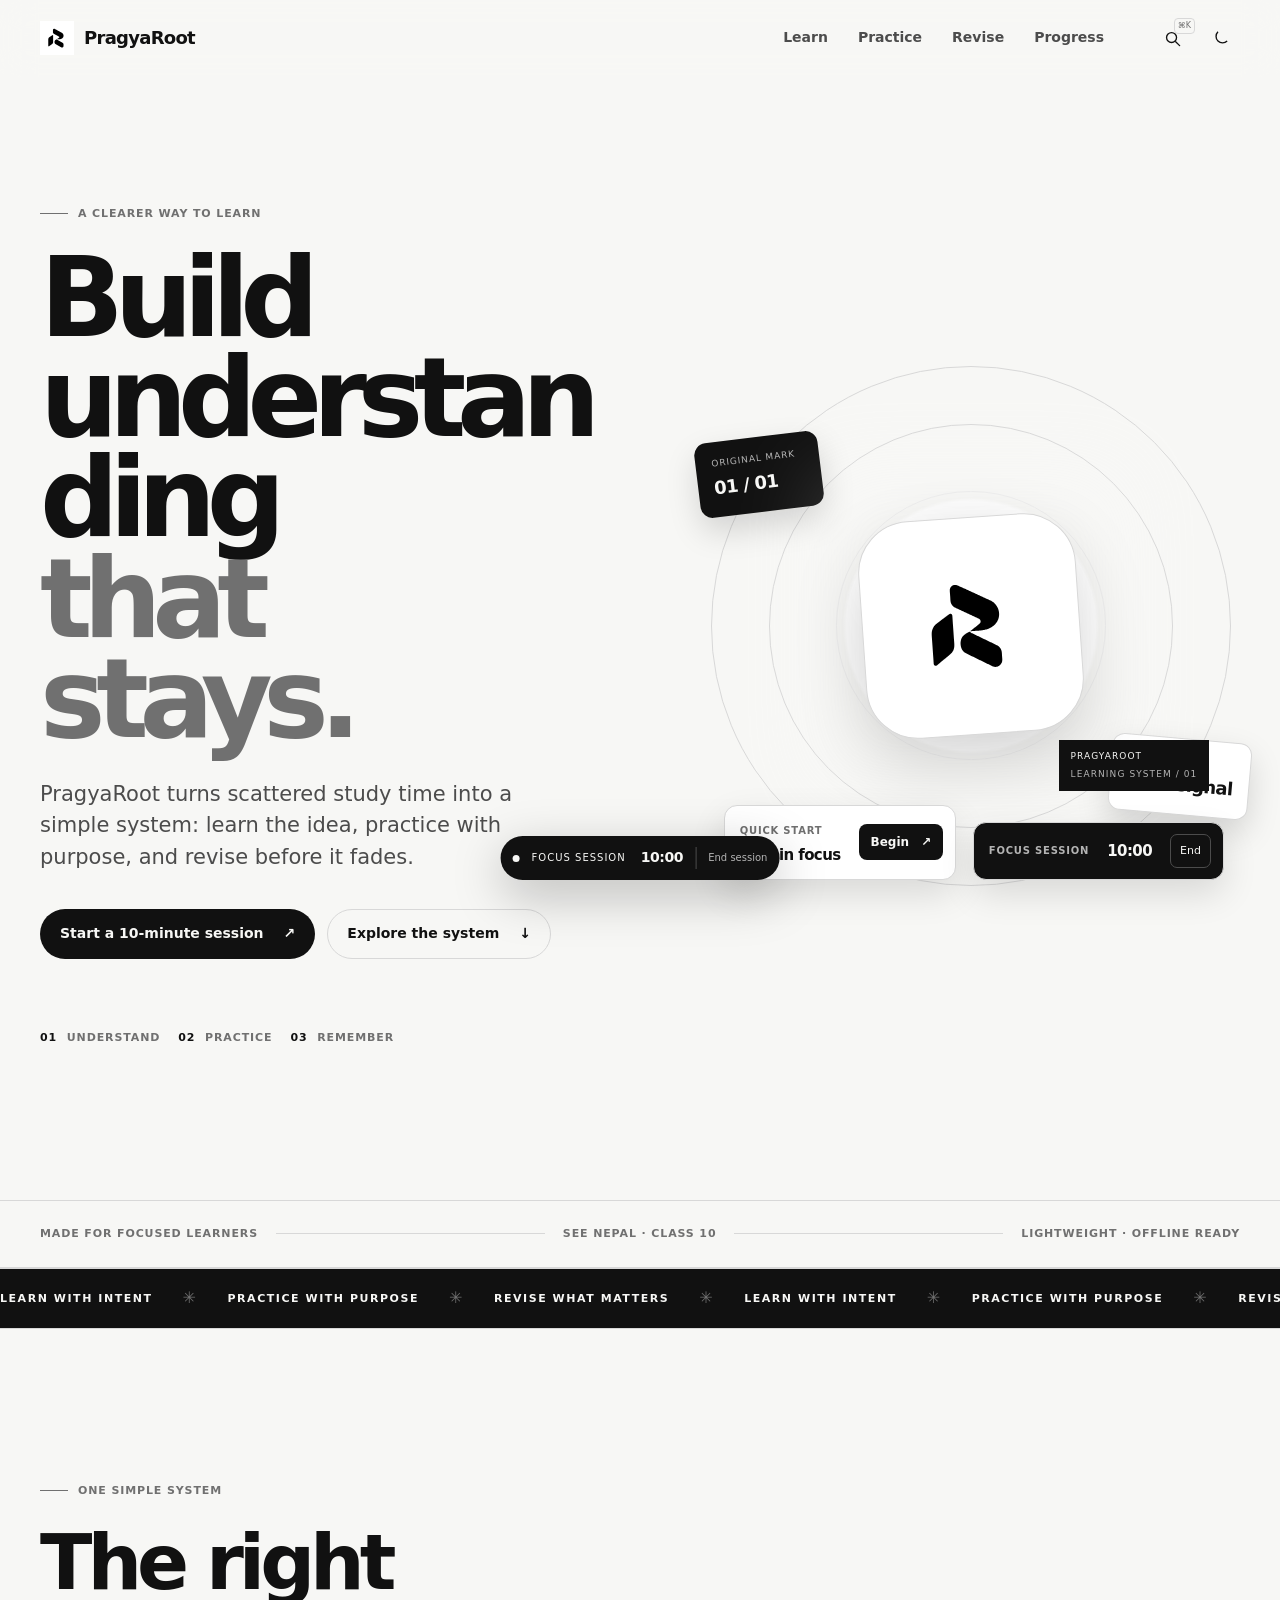
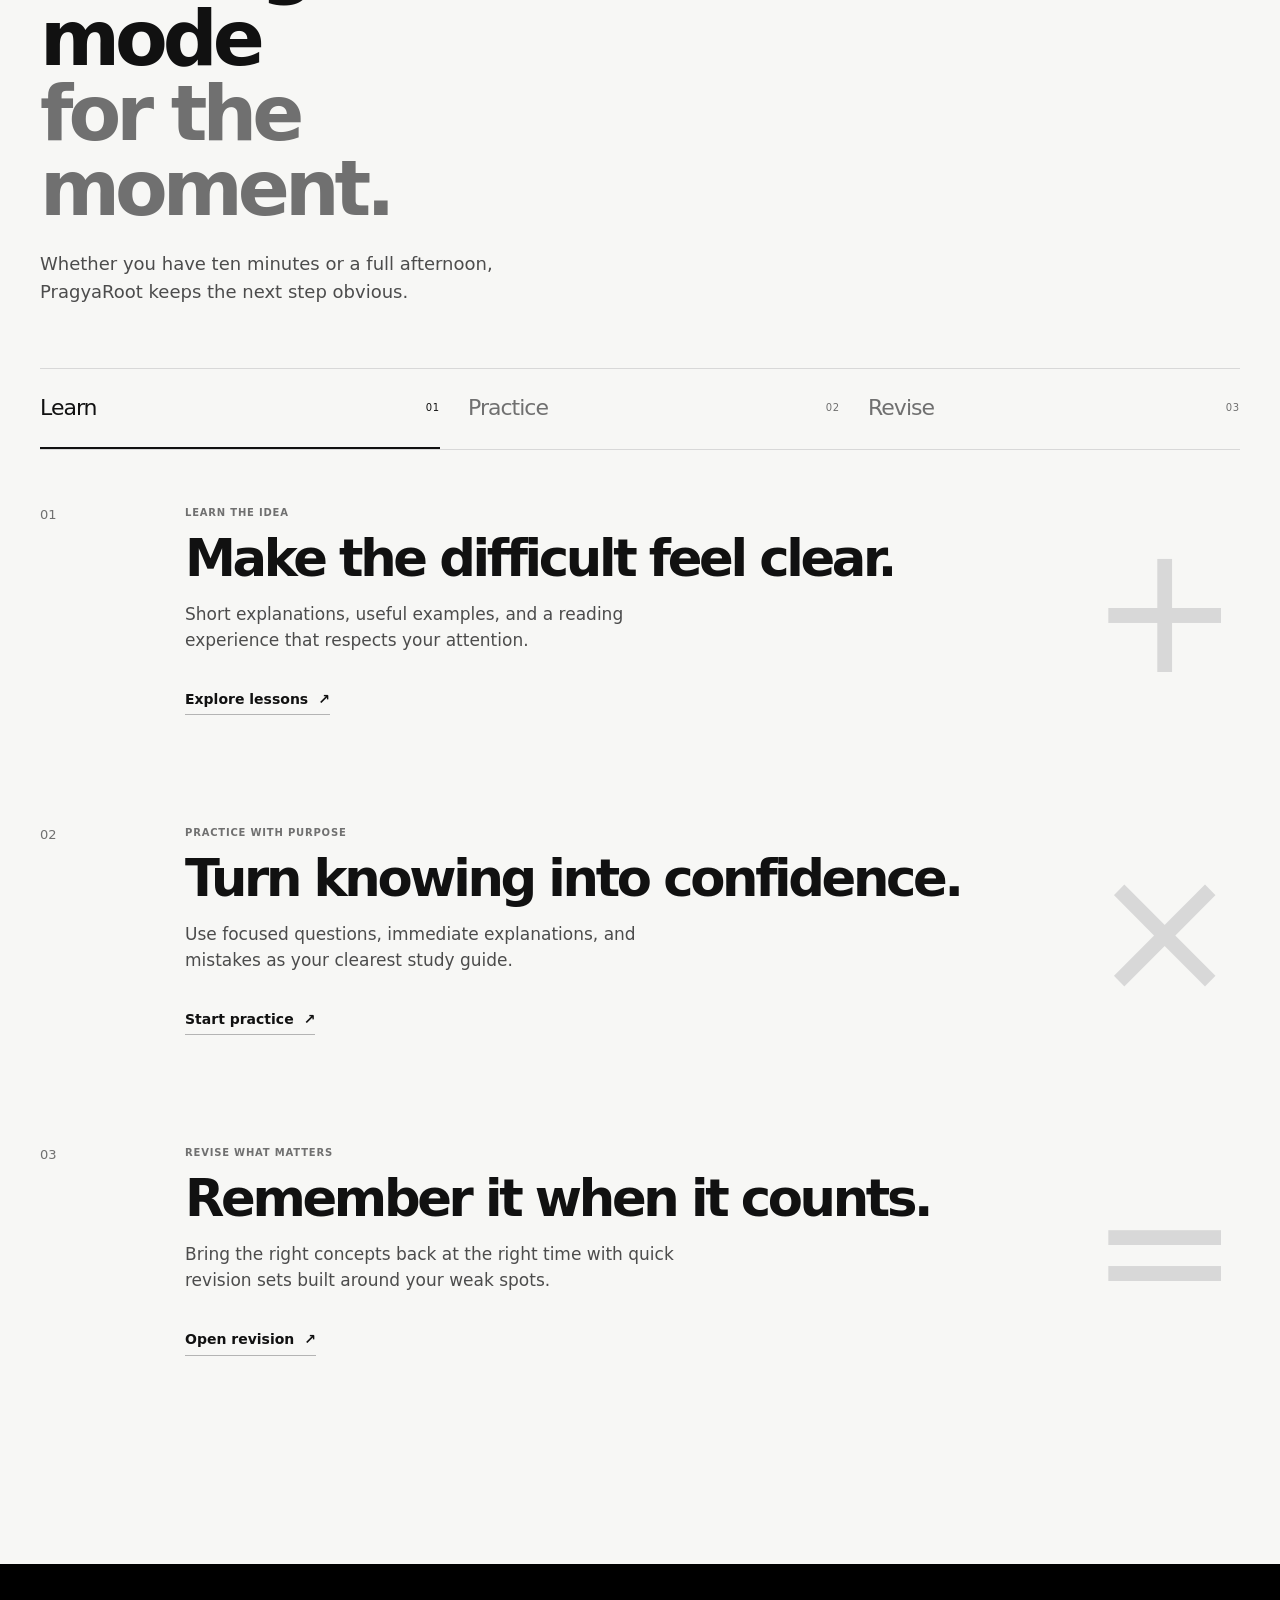
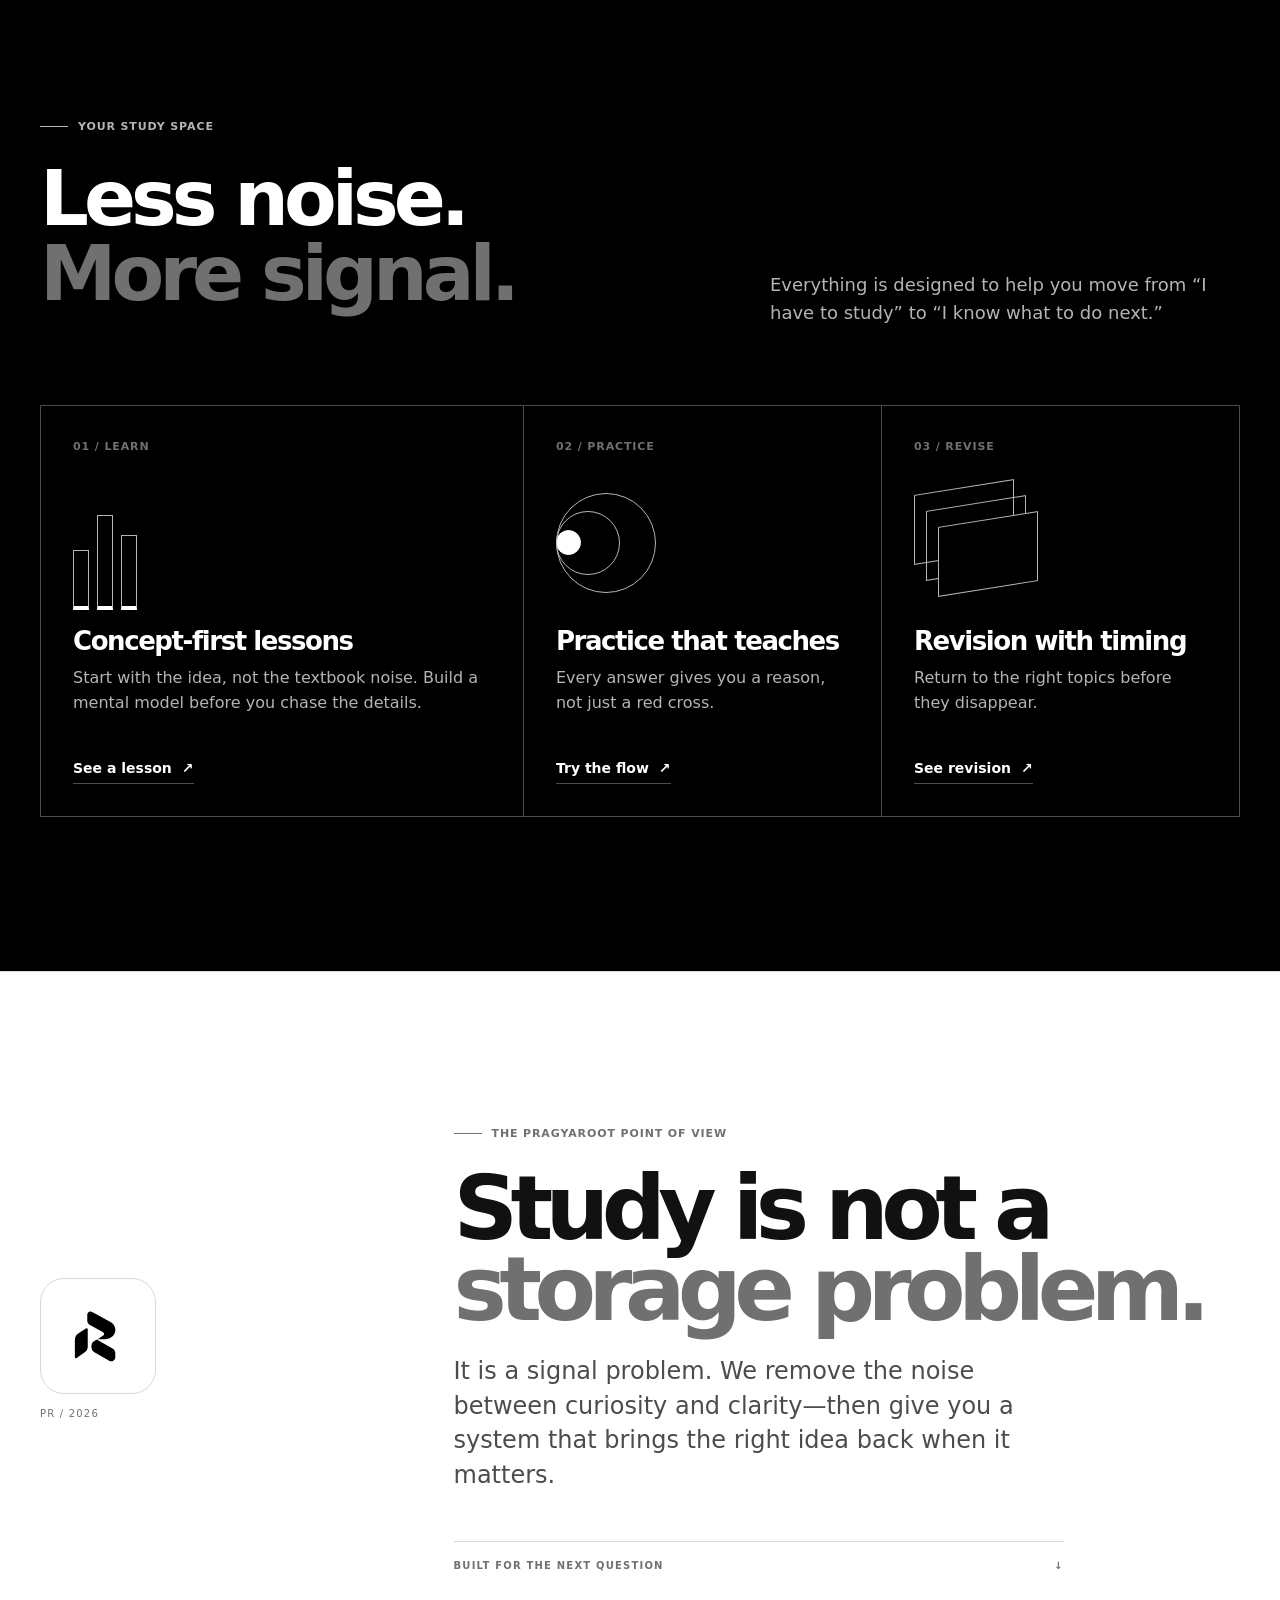
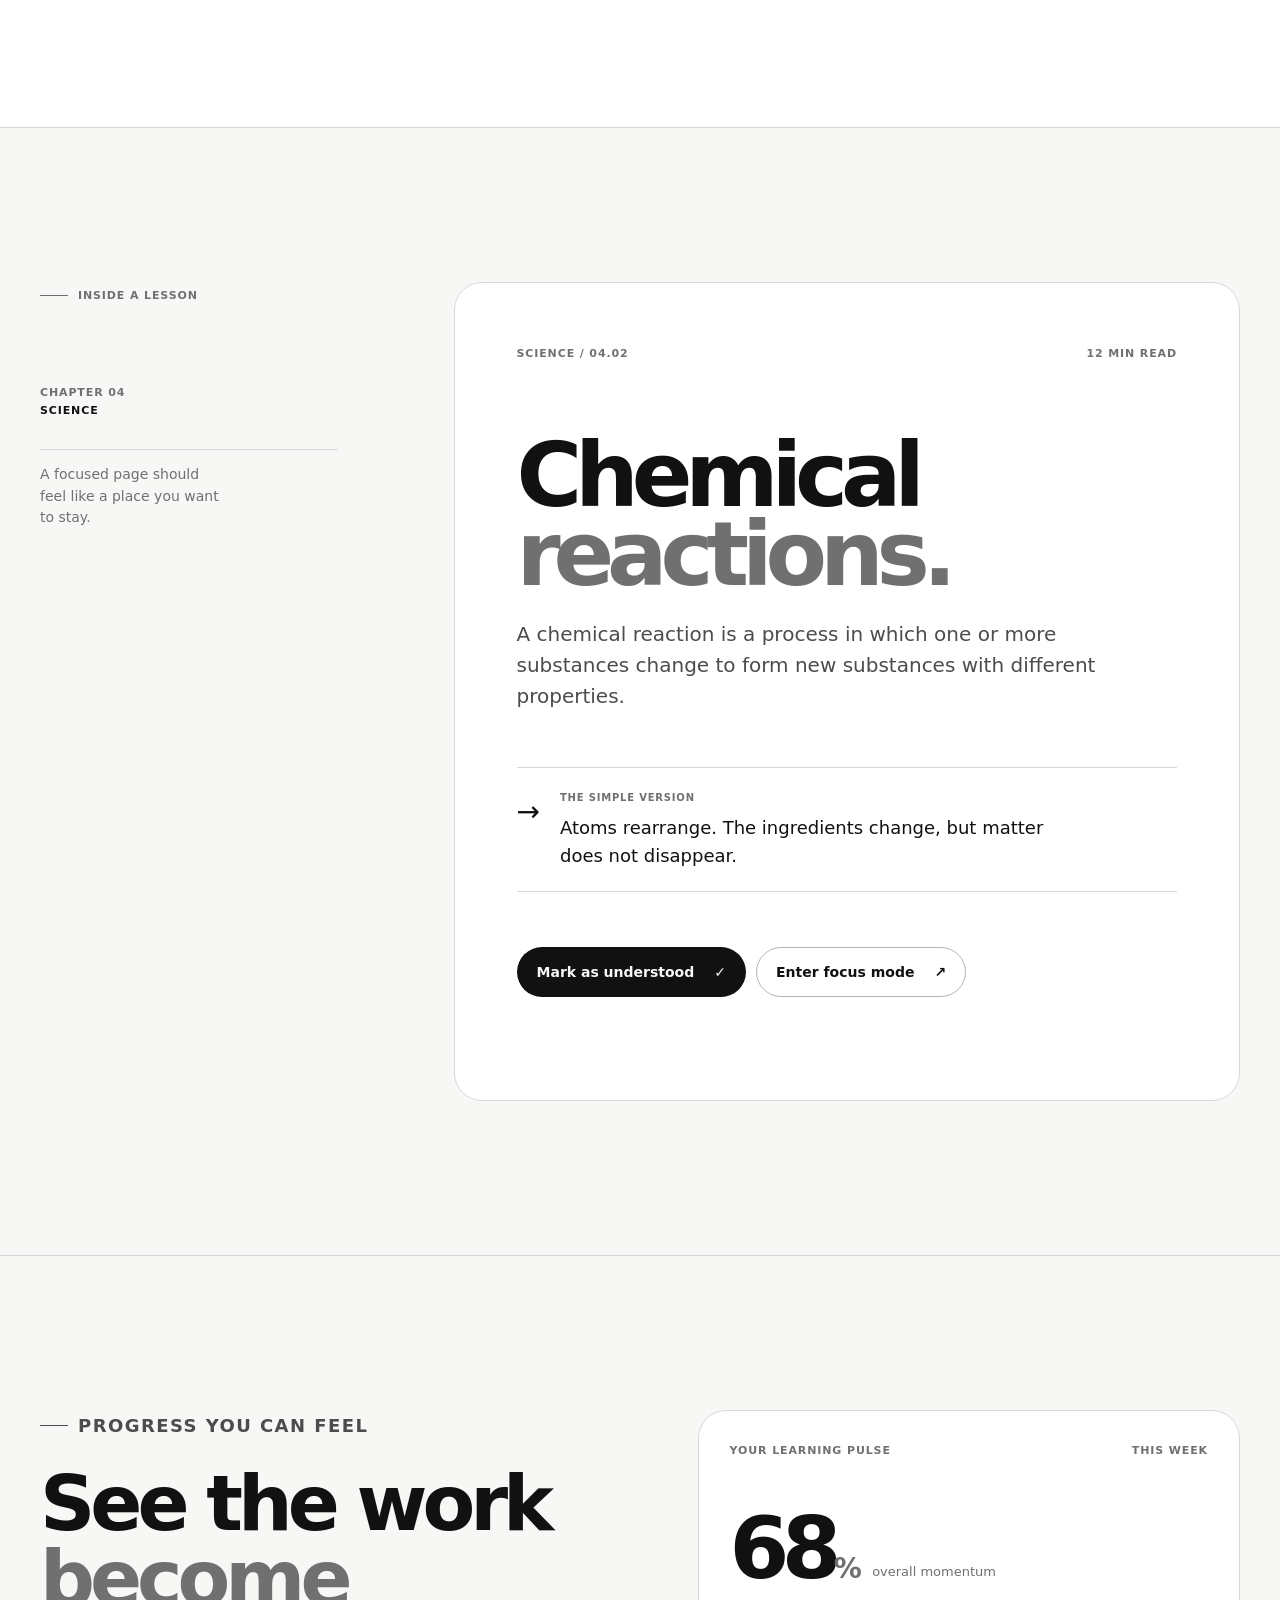
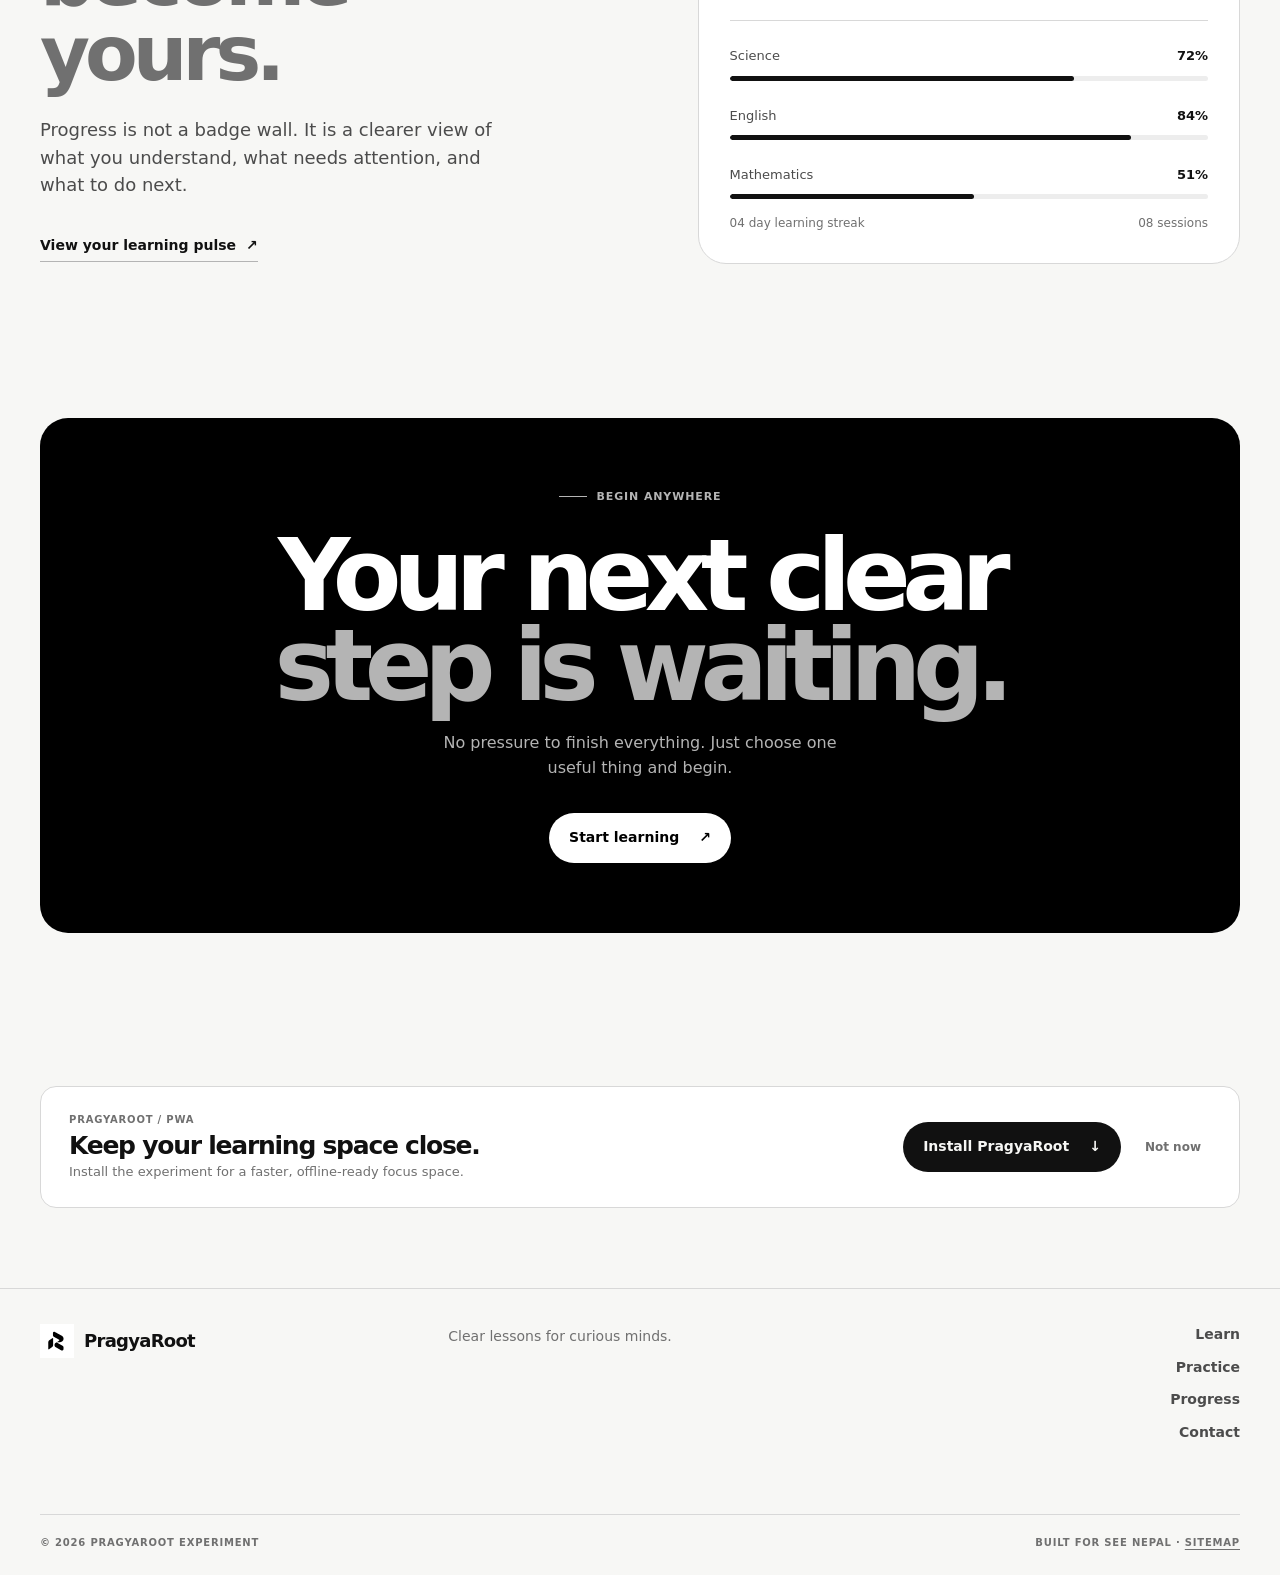
<file: index.html>
<!doctype html>
<html lang="en">
<head>
  <meta charset="utf-8">
  <meta name="viewport" content="width=device-width, initial-scale=1">
  <title>PragyaRoot — Understand more. Memorize less.</title>
  <meta name="description" content="PragyaRoot is a focused learning system for SEE Nepal: clear lessons, deliberate practice, and revision that stays with you.">
  <meta name="keywords" content="SEE Nepal, Class 10 notes, Nepal study materials, exam preparation, learning, revision, practice">
  <meta name="author" content="PragyaRoot">
  <meta name="robots" content="index, follow, max-image-preview:large, max-snippet:-1, max-video-preview:-1">
  <link rel="canonical" href="https://saurav27p.github.io/pragyarootexp/">
  <meta property="og:type" content="website">
  <meta property="og:site_name" content="PragyaRoot">
  <meta property="og:title" content="PragyaRoot — Understand more. Memorize less.">
  <meta property="og:description" content="A calmer, clearer way to learn for SEE Nepal.">
  <meta property="og:url" content="https://saurav27p.github.io/pragyarootexp/">
  <meta property="og:image" content="https://saurav27p.github.io/pragyarootexp/icon-512.png">
  <meta property="og:image:alt" content="PragyaRoot monochrome mark">
  <meta name="twitter:card" content="summary_large_image">
  <meta name="twitter:title" content="PragyaRoot — Understand more. Memorize less.">
  <meta name="twitter:description" content="Clear lessons, deliberate practice, and revision that stays with you.">
  <meta name="twitter:image" content="https://saurav27p.github.io/pragyarootexp/icon-512.png">
  <meta name="theme-color" content="#ffffff" media="(prefers-color-scheme: light)">
  <meta name="theme-color" content="#000000" media="(prefers-color-scheme: dark)">
  <meta name="color-scheme" content="light dark">
  <link rel="icon" type="image/svg+xml" href="./favicon.svg">
  <link rel="apple-touch-icon" href="./apple-touch-icon.png">
  <link rel="manifest" href="./manifest.webmanifest">
  <link rel="sitemap" type="application/xml" href="./sitemap.xml">
  <link rel="stylesheet" href="./assets/css/shared.css">
  <script type="application/ld+json">
  {
    "@context":"https://schema.org",
    "@type":"WebSite",
    "name":"PragyaRoot",
    "url":"https://saurav27p.github.io/pragyarootexp/",
    "description":"A focused learning system for SEE Nepal.",
    "potentialAction":{"@type":"SearchAction","target":"https://saurav27p.github.io/pragyarootexp/?q={search_term_string}","query-input":"required name=search_term_string"}
  }
  </script>
  <script type="application/ld+json">
  {
    "@context":"https://schema.org",
    "@type":"EducationalOrganization",
    "name":"PragyaRoot",
    "url":"https://saurav27p.github.io/pragyarootexp/",
    "areaServed":"Nepal",
    "knowsLanguage":["en","ne"]
  }
  </script>
</head>
<body>
  <div class="scroll-progress" aria-hidden="true"><span data-scroll-progress></span></div>
  <a class="skip-link" href="#main">Skip to content</a>
  <div class="site-noise" aria-hidden="true"></div>

  <header class="site-header" data-header>
    <div class="container header-inner">
      <a class="brand" href="./" aria-label="PragyaRoot home">
        <span class="brand-mark brand-logo-wrap" aria-hidden="true"><img src="./favicon.svg" alt=""></span>
        <span class="brand-word">PragyaRoot</span>
      </a>
      <nav class="desktop-nav" aria-label="Primary navigation">
        <a href="#learn">Learn</a>
        <a href="#practice">Practice</a>
        <a href="#revise">Revise</a>
        <a href="#progress">Progress</a>
      </nav>
      <div class="header-actions">
        <button class="icon-button" type="button" data-search-open aria-label="Open search" title="Search (Ctrl K)"><svg viewBox="0 0 24 24" aria-hidden="true"><circle cx="10.8" cy="10.8" r="6.3"/><path d="m16 16 5 5"/></svg><span class="shortcut">⌘K</span></button>
        <button class="icon-button" type="button" data-theme-toggle aria-label="Switch appearance" title="Switch appearance"><svg viewBox="0 0 24 24" aria-hidden="true"><path d="M20.4 15.2A8.2 8.2 0 0 1 8.8 3.6 8.2 8.2 0 1 0 20.4 15.2Z"/></svg></button>
        <button class="menu-button" type="button" data-menu-toggle aria-expanded="false" aria-controls="mobile-menu"><span></span><span></span><span></span><span class="sr-only">Open menu</span></button>
      </div>
    </div>
    <div class="mobile-menu" id="mobile-menu" data-mobile-menu hidden>
      <nav aria-label="Mobile navigation">
        <a href="#learn">Learn <span>01</span></a>
        <a href="#practice">Practice <span>02</span></a>
        <a href="#revise">Revise <span>03</span></a>
        <a href="#progress">Progress <span>04</span></a>
      </nav>
      <button class="text-button" type="button" data-search-open>Search PragyaRoot <span>⌘K</span></button>
    </div>
  </header>

  <main id="main">
    <section class="hero section-pad" aria-labelledby="hero-title">
      <div class="container hero-grid">
        <div class="hero-copy reveal">
          <p class="eyebrow"><span class="eyebrow-line"></span> A clearer way to learn</p>
          <h1 id="hero-title">Build understanding<br><em>that stays.</em></h1>
          <p class="hero-lede">PragyaRoot turns scattered study time into a simple system: learn the idea, practice with purpose, and revise before it fades.</p>
          <div class="hero-actions">
            <a class="button button-dark" href="#learn" data-start-session>Start a 10-minute session <span aria-hidden="true">↗</span></a>
            <a class="button button-quiet" href="#system">Explore the system <span aria-hidden="true">↓</span></a>
          </div>
          <div class="hero-proof" aria-label="PragyaRoot product principles">
            <span><strong>01</strong> Understand</span><span><strong>02</strong> Practice</span><span><strong>03</strong> Remember</span>
          </div>
        </div>
        <div class="hero-visual reveal reveal-delay" aria-label="The PragyaRoot original mark">
          <div class="logo-orbit">
            <img class="logo-halo" src="./favicon.svg" alt="" aria-hidden="true">
            <div class="logo-frame"><img class="logo-image" src="./favicon.svg" alt="PragyaRoot logo"></div>
            <div class="logo-caption"><span>PRAGYAROOT</span><span>LEARNING SYSTEM / 01</span></div>
          </div>
          <div class="float-note float-note-one"><span>ORIGINAL MARK</span><strong>01 / 01</strong></div>
          <div class="float-note float-note-two"><span>MONOCHROME</span><strong>Pure signal</strong></div>
          <div class="session-launch" data-session-launch><div><span class="micro-label">QUICK START</span><strong>10 min focus</strong></div><button class="session-start" type="button" data-session-start>Begin <span aria-hidden="true">↗</span></button></div>
          <div class="session-timer" data-session-timer hidden><span class="micro-label">FOCUS SESSION</span><strong data-session-time>10:00</strong><button type="button" data-session-stop>End</button></div>
        </div>
      </div>
    </section>

    <section class="trust-rail" aria-label="PragyaRoot commitment">
      <div class="container trust-inner"><p>MADE FOR FOCUSED LEARNERS</p><div class="trust-line"></div><p>SEE NEPAL · CLASS 10</p><div class="trust-line"></div><p>LIGHTWEIGHT · OFFLINE READY</p></div>
    </section>

<div class="marquee-rail" aria-label="PragyaRoot learning modes"><div class="marquee-track"><span>LEARN WITH INTENT</span><b>✳</b><span>PRACTICE WITH PURPOSE</span><b>✳</b><span>REVISE WHAT MATTERS</span><b>✳</b><span>LEARN WITH INTENT</span><b>✳</b><span>PRACTICE WITH PURPOSE</span><b>✳</b><span>REVISE WHAT MATTERS</span><b>✳</b></div></div>

    <section class="workspace section-pad" id="system" aria-labelledby="system-title">
      <div class="container">
        <div class="section-intro reveal"><p class="eyebrow"><span class="eyebrow-line"></span> One simple system</p><h2 id="system-title">The right mode<br><em>for the moment.</em></h2><p>Whether you have ten minutes or a full afternoon, PragyaRoot keeps the next step obvious.</p></div>
        <div class="mode-tabs reveal" data-tabs>
          <div class="tab-list" role="tablist" aria-label="Learning modes">
            <button class="tab is-active" type="button" role="tab" aria-selected="true" aria-controls="mode-learn" id="tab-learn" data-tab="learn">Learn <span>01</span></button>
            <button class="tab" type="button" role="tab" aria-selected="false" aria-controls="mode-practice" id="tab-practice" data-tab="practice">Practice <span>02</span></button>
            <button class="tab" type="button" role="tab" aria-selected="false" aria-controls="mode-revise" id="tab-revise" data-tab="revise">Revise <span>03</span></button>
          </div>
          <div class="tab-panels">
            <article class="mode-panel is-active" id="mode-learn" role="tabpanel" aria-labelledby="tab-learn" data-panel="learn"><div class="panel-number">01</div><div><p class="micro-label">LEARN THE IDEA</p><h3>Make the difficult feel clear.</h3><p>Short explanations, useful examples, and a reading experience that respects your attention.</p><a href="#learn" class="inline-link">Explore lessons <span>↗</span></a></div><div class="panel-mark" aria-hidden="true">+</div></article>
            <article class="mode-panel" id="mode-practice" role="tabpanel" aria-labelledby="tab-practice" data-panel="practice" hidden><div class="panel-number">02</div><div><p class="micro-label">PRACTICE WITH PURPOSE</p><h3>Turn knowing into confidence.</h3><p>Use focused questions, immediate explanations, and mistakes as your clearest study guide.</p><a href="#practice" class="inline-link">Start practice <span>↗</span></a></div><div class="panel-mark" aria-hidden="true">×</div></article>
            <article class="mode-panel" id="mode-revise" role="tabpanel" aria-labelledby="tab-revise" data-panel="revise" hidden><div class="panel-number">03</div><div><p class="micro-label">REVISE WHAT MATTERS</p><h3>Remember it when it counts.</h3><p>Bring the right concepts back at the right time with quick revision sets built around your weak spots.</p><a href="#revise" class="inline-link">Open revision <span>↗</span></a></div><div class="panel-mark" aria-hidden="true">=</div></article>
          </div>
        </div>
      </div>
    </section>

    <section class="learning-grid section-pad section-dark" id="learn" aria-labelledby="learn-title">
      <div class="container">
        <div class="split-heading reveal"><div><p class="eyebrow eyebrow-inverse"><span class="eyebrow-line"></span> Your study space</p><h2 id="learn-title">Less noise.<br><em>More signal.</em></h2></div><p>Everything is designed to help you move from “I have to study” to “I know what to do next.”</p></div>
        <div class="feature-grid">
          <article class="feature-card spotlight-card feature-large reveal" data-spotlight="true" data-searchable data-title="Learn by concept subject lessons"><span class="card-index">01 / LEARN</span><div class="feature-icon icon-book" aria-hidden="true"><span></span><span></span><span></span></div><h3>Concept-first lessons</h3><p>Start with the idea, not the textbook noise. Build a mental model before you chase the details.</p><a href="#lesson" class="card-link">See a lesson <span>↗</span></a></article>
          <article class="feature-card spotlight-card reveal" data-spotlight="true" data-searchable data-title="Practice questions exam mode"><span class="card-index">02 / PRACTICE</span><div class="feature-icon icon-target" aria-hidden="true"><span></span></div><h3>Practice that teaches</h3><p>Every answer gives you a reason, not just a red cross.</p><a href="#practice" class="card-link">Try the flow <span>↗</span></a></article>
          <article class="feature-card spotlight-card reveal" data-spotlight="true" id="revise" data-searchable data-title="Revision spaced repetition memory"><span class="card-index">03 / REVISE</span><div class="feature-icon icon-stack" aria-hidden="true"><span></span><span></span><span></span></div><h3>Revision with timing</h3><p>Return to the right topics before they disappear.</p><a href="#revise" class="card-link">See revision <span>↗</span></a></article>
        </div>
      </div>
    </section>

<section class="manifesto section-pad" aria-labelledby="manifesto-title"><div class="container manifesto-grid"><div class="manifesto-stamp"><img src="./favicon.svg" alt="PragyaRoot logo"><span>PR / 2026</span></div><div class="manifesto-copy reveal"><p class="eyebrow"><span class="eyebrow-line"></span> The PragyaRoot point of view</p><h2 id="manifesto-title">Study is not a<br><em>storage problem.</em></h2><p>It is a signal problem. We remove the noise between curiosity and clarity—then give you a system that brings the right idea back when it matters.</p><div class="manifesto-signature"><span>BUILT FOR THE NEXT QUESTION</span><span>↓</span></div></div></div></section>

    <section class="lesson-section section-pad" id="lesson" aria-labelledby="lesson-title">
      <div class="container lesson-grid">
        <div class="lesson-meta reveal"><p class="eyebrow"><span class="eyebrow-line"></span> Inside a lesson</p><p class="lesson-count">CHAPTER 04<br><strong>SCIENCE</strong></p><div class="lesson-side-rule"></div><p class="lesson-side-copy">A focused page should feel like a place you want to stay.</p></div>
        <article class="lesson-card spotlight-card reveal reveal-delay" data-spotlight="true" data-searchable data-title="Chemical reactions science lesson"><div class="lesson-card-top"><span>SCIENCE / 04.02</span><span>12 MIN READ</span></div><h2 id="lesson-title">Chemical<br><em>reactions.</em></h2><p class="lesson-lead">A chemical reaction is a process in which one or more substances change to form new substances with different properties.</p><div class="lesson-definition"><span class="definition-mark">→</span><div><p class="micro-label">THE SIMPLE VERSION</p><p>Atoms rearrange. The ingredients change, but matter does not disappear.</p></div></div><div class="lesson-actions"><button class="button button-dark" type="button" data-complete="Chemical reactions">Mark as understood <span>✓</span></button><button class="button button-outline" type="button" data-focus>Enter focus mode <span>↗</span></button></div><p class="completion-note" data-completion-note role="status" aria-live="polite"></p></article>
      </div>
    </section>

    <section class="progress-section section-pad" id="progress" aria-labelledby="progress-title">
      <div class="container progress-grid">
        <div class="progress-copy reveal"><p class="eyebrow"><span class="eyebrow-line"></span> Progress you can feel</p><h2 id="progress-title">See the work<br><em>become yours.</em></h2><p>Progress is not a badge wall. It is a clearer view of what you understand, what needs attention, and what to do next.</p><a class="inline-link" href="#practice">View your learning pulse <span>↗</span></a></div>
        <div class="progress-board reveal reveal-delay"><div class="board-top"><span>YOUR LEARNING PULSE</span><span>THIS WEEK</span></div><div class="board-total"><strong>68<small>%</small></strong><span>overall momentum</span></div><div class="subject-row"><div><span>Science</span><span>72%</span></div><div class="bar"><span style="width:72%"></span></div></div><div class="subject-row"><div><span>English</span><span>84%</span></div><div class="bar"><span style="width:84%"></span></div></div><div class="subject-row"><div><span>Mathematics</span><span>51%</span></div><div class="bar"><span style="width:51%"></span></div></div><div class="board-bottom"><span>04 day learning streak</span><span>08 sessions</span></div></div>
      </div>
    </section>

    <section class="cta-section section-pad" id="practice" aria-labelledby="cta-title">
      <div class="container cta-box reveal"><p class="eyebrow eyebrow-inverse"><span class="eyebrow-line"></span> Begin anywhere</p><h2 id="cta-title">Your next clear<br><em>step is waiting.</em></h2><p>No pressure to finish everything. Just choose one useful thing and begin.</p><a class="button button-light" href="#learn" data-start-session>Start learning <span>↗</span></a></div>
    </section>

  </main>

<aside class="install-card container" data-install-card hidden><div><p class="micro-label">PRAGYAROOT / PWA</p><h2>Keep your learning space close.</h2><p>Install the experiment for a faster, offline-ready focus space.</p></div><div class="install-actions"><button class="button button-dark" type="button" data-install>Install PragyaRoot <span>↓</span></button><button class="text-button" type="button" data-install-dismiss>Not now</button></div></aside>

  <footer class="site-footer">
    <div class="container footer-top"><a class="brand brand-footer" href="./" aria-label="PragyaRoot home"><span class="brand-mark brand-logo-wrap" aria-hidden="true"><img src="./favicon.svg" alt=""></span><span class="brand-word">PragyaRoot</span></a><p>Clear lessons for curious minds.</p><div class="footer-links"><a href="#learn">Learn</a><a href="#practice">Practice</a><a href="#progress">Progress</a><a href="mailto:hello@pragyaroot.com">Contact</a></div></div>
    <div class="container footer-bottom"><span>© <span data-year>2026</span> PragyaRoot Experiment</span><span>Built for SEE Nepal · <a href="./sitemap.xml">Sitemap</a></span></div>
  </footer>

<div class="timer-dock" data-timer-dock hidden><span class="timer-pulse"></span><span>FOCUS SESSION</span><strong data-dock-time>10:00</strong><button type="button" data-session-stop>End session</button></div>

  <div class="search-dialog" data-search-dialog hidden><div class="dialog-backdrop" data-search-close></div><section class="search-panel" role="dialog" aria-modal="true" aria-labelledby="search-title"><div class="search-head"><div><p class="micro-label">PRAGYAROOT SEARCH</p><h2 id="search-title">Find your next idea.</h2></div><button class="close-button" type="button" data-search-close aria-label="Close search">×</button></div><label class="search-field"><svg viewBox="0 0 24 24" aria-hidden="true"><circle cx="10.8" cy="10.8" r="6.3"/><path d="m16 16 5 5"/></svg><input type="search" data-search-input placeholder="Search lessons, subjects, or modes" autocomplete="off"><kbd>ESC</kbd></label><div class="search-results" data-search-results><button type="button" data-result="learn" data-search-text="learn concept first lessons">Learn by concept <span>↗</span></button><button type="button" data-result="practice" data-search-text="practice questions exam mode">Practice with purpose <span>↗</span></button><button type="button" data-result="revise" data-search-text="revision remember spaced repetition">Revise what matters <span>↗</span></button><button type="button" data-result="lesson" data-search-text="chemical reactions science">Chemical reactions lesson <span>↗</span></button></div><p class="search-empty" data-search-empty hidden>No matching path yet. Try “science”, “practice”, or “revision”.</p><div class="search-foot"><span>Navigate with ↑ ↓</span><span><kbd>⌘</kbd><kbd>K</kbd> to open</span></div></section></div>

  <div class="toast" data-toast role="status" aria-live="polite" hidden></div>
  <script src="./assets/js/shared.js" defer></script>
</body>
</html>
</file>
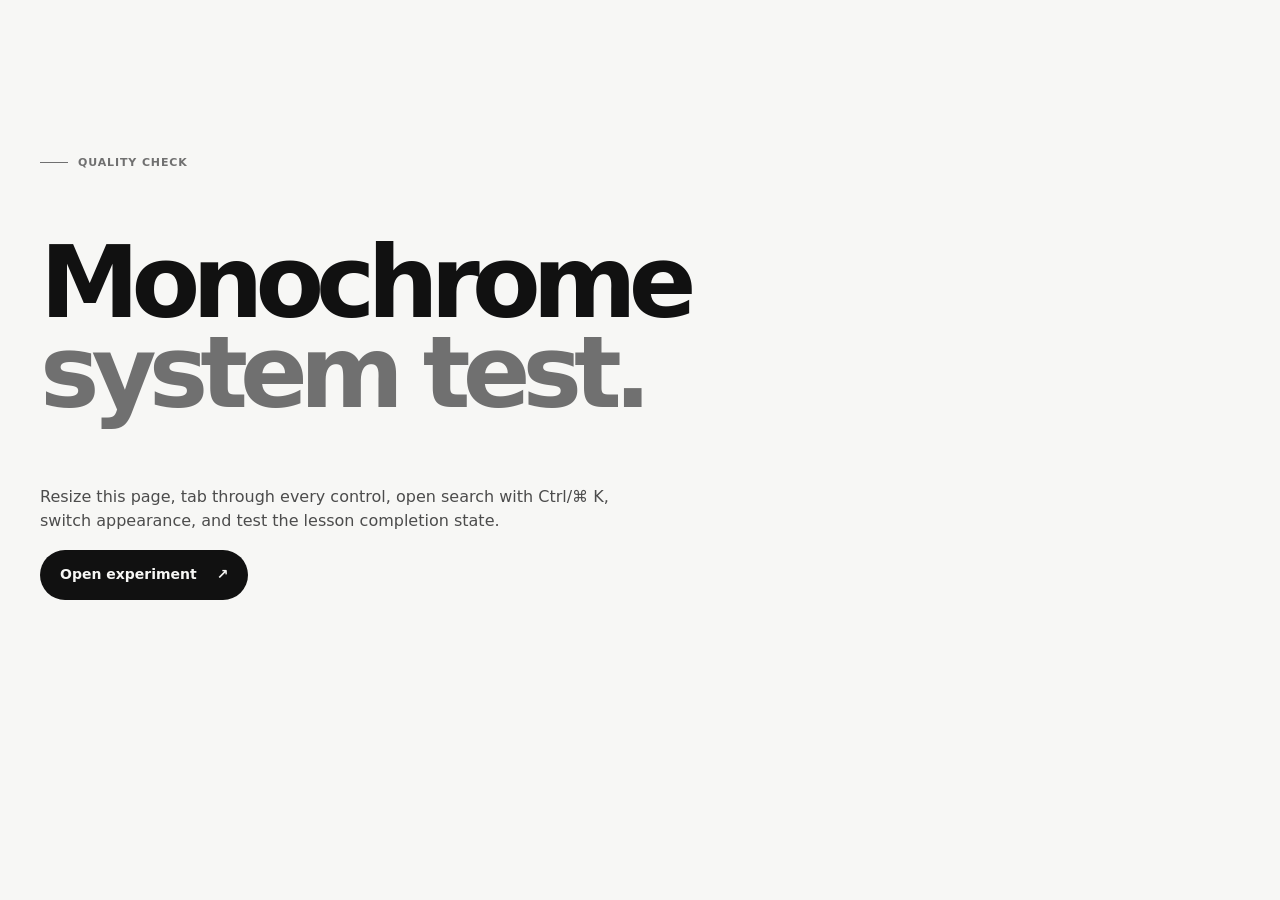
<file: test.html>
<!doctype html><html lang="en"><head><meta charset="utf-8"><meta name="viewport" content="width=device-width,initial-scale=1"><title>PragyaRoot quality check</title><link rel="stylesheet" href="./assets/css/shared.css"></head><body><main class="container section-pad"><p class="eyebrow"><span class="eyebrow-line"></span> Quality check</p><h1 style="font-size:clamp(48px,8vw,100px);line-height:.9;letter-spacing:-.08em">Monochrome<br><em>system test.</em></h1><p style="max-width:620px;color:var(--grey-700)">Resize this page, tab through every control, open search with Ctrl/⌘ K, switch appearance, and test the lesson completion state.</p><p><a class="button button-dark" href="./">Open experiment <span>↗</span></a></p></main><script src="./assets/js/shared.js" defer></script></body></html>
</file>
<file: assets/css/shared.css>
:root {
  --black: #000;
  --white: #fff;
  --ink: #111;
  --charcoal: #1c1c1c;
  --graphite: #2b2b2b;
  --grey-700: #4c4c4c;
  --grey-500: #707070;
  --grey-300: #b4b4b4;
  --grey-200: #d8d8d8;
  --grey-100: #ededed;
  --paper: #f7f7f5;
  --surface: #fff;
  --max: 1200px;
  --reading: 720px;
  --radius-lg: 28px;
  --radius-md: 16px;
  --ease: cubic-bezier(.2,.75,.25,1);
  color-scheme: light;
}
[data-theme="dark"] {
  --ink: #f7f7f5;
  --charcoal: #ededed;
  --graphite: #cfcfcf;
  --grey-700: #b7b7b7;
  --grey-500: #929292;
  --grey-300: #5b5b5b;
  --grey-200: #3b3b3b;
  --grey-100: #262626;
  --paper: #0b0b0b;
  --surface: #151515;
  color-scheme: dark;
}
* { box-sizing: border-box; }
html { scroll-behavior: smooth; background: var(--paper); }
body { margin: 0; background: var(--paper); color: var(--ink); font-family: Inter, ui-sans-serif, system-ui, -apple-system, BlinkMacSystemFont, "Segoe UI", sans-serif; font-size: 16px; line-height: 1.55; -webkit-font-smoothing: antialiased; }
body.is-locked { overflow: hidden; }
::selection { background: var(--ink); color: var(--paper); }
a { color: inherit; text-decoration: none; }
button, input { font: inherit; }
button { color: inherit; }
button, a { -webkit-tap-highlight-color: transparent; }
button:focus-visible, a:focus-visible, input:focus-visible { outline: 3px solid var(--ink); outline-offset: 4px; }
svg { display: block; }
.sr-only { position: absolute !important; width: 1px; height: 1px; padding: 0; margin: -1px; overflow: hidden; clip: rect(0,0,0,0); white-space: nowrap; border: 0; }
.skip-link { position: fixed; left: 16px; top: 12px; z-index: 100; padding: 10px 14px; background: var(--black); color: var(--white); transform: translateY(-150%); transition: transform .2s var(--ease); }
.skip-link:focus { transform: translateY(0); }
.container { width: min(calc(100% - 48px), var(--max)); margin-inline: auto; }
.section-pad { padding-block: clamp(88px, 12vw, 168px); }
.reveal { opacity: 0; transform: translateY(18px); transition: opacity .7s var(--ease), transform .7s var(--ease); }
.reveal.is-visible { opacity: 1; transform: none; }
.reveal-delay { transition-delay: .12s; }
.eyebrow, .micro-label, .card-index, .card-topline, .board-top, .lesson-card-top, .hero-proof, .trust-inner, .footer-bottom, .lesson-count { letter-spacing: .08em; text-transform: uppercase; font-size: 11px; font-weight: 700; }
.eyebrow { display: flex; align-items: center; gap: 10px; margin: 0 0 26px; color: var(--grey-500); }
.eyebrow-line { display: inline-block; width: 28px; height: 1px; background: currentColor; }
.eyebrow-inverse { color: var(--grey-300); }
.micro-label { margin: 0; color: var(--grey-500); font-size: 10px; }
.section-intro { max-width: 580px; margin-bottom: 62px; }
.section-intro h2, .split-heading h2, .progress-copy h2 { margin: 0 0 24px; font-size: clamp(42px, 6vw, 78px); line-height: .98; letter-spacing: -.065em; font-weight: 700; }
h1, h2, h3, p { overflow-wrap: break-word; }
h1 em, h2 em { font-style: normal; color: var(--grey-500); }
.section-intro > p:last-child, .progress-copy > p, .split-heading > p { max-width: 470px; color: var(--grey-700); font-size: 18px; }
.site-header { position: sticky; top: 0; z-index: 50; background: color-mix(in srgb, var(--paper) 88%, transparent); border-bottom: 1px solid transparent; backdrop-filter: blur(16px); transition: border-color .3s ease; }
.site-header.is-scrolled { border-color: var(--grey-200); }
.header-inner { height: 76px; display: flex; align-items: center; justify-content: space-between; gap: 28px; }
.brand { display: inline-flex; align-items: center; gap: 10px; font-weight: 800; letter-spacing: -.04em; font-size: 18px; }
.brand-mark { display: grid; place-items: center; width: 34px; height: 34px; color: var(--ink); }
.brand-mark img { display: block; width: 100%; height: 100%; object-fit: contain; }
[data-theme="dark"] .brand-mark img { filter: invert(1); }
.desktop-nav { display: flex; align-items: center; gap: 30px; margin-left: auto; margin-right: 20px; }
.desktop-nav a, .footer-links a { color: var(--grey-700); font-size: 14px; font-weight: 600; transition: color .2s ease; }
.desktop-nav a:hover, .footer-links a:hover { color: var(--ink); }
.header-actions { display: flex; align-items: center; gap: 8px; }
.icon-button, .menu-button, .close-button { border: 0; background: transparent; display: inline-grid; place-items: center; cursor: pointer; }
.icon-button { position: relative; width: 40px; height: 40px; border-radius: 50%; color: var(--ink); }
.icon-button:hover { background: var(--grey-100); }
.icon-button svg { width: 19px; height: 19px; fill: none; stroke: currentColor; stroke-width: 1.7; stroke-linecap: round; }
.shortcut { position: absolute; top: 0; right: -3px; padding: 1px 3px; border: 1px solid var(--grey-200); background: var(--paper); border-radius: 4px; font-size: 8px; color: var(--grey-500); }
.menu-button { display: none; width: 42px; height: 42px; gap: 4px; }
.menu-button span:not(.sr-only) { display: block; width: 20px; height: 1px; background: var(--ink); transition: transform .2s ease; }
.mobile-menu { display: none; padding: 10px 24px 26px; border-top: 1px solid var(--grey-200); }
.mobile-menu nav { display: grid; gap: 2px; }
.mobile-menu nav a { display: flex; justify-content: space-between; align-items: center; padding: 16px 0; border-bottom: 1px solid var(--grey-200); font-size: 22px; letter-spacing: -.04em; }
.mobile-menu nav a span { font-size: 11px; letter-spacing: .08em; color: var(--grey-500); }
.text-button { width: 100%; display: flex; justify-content: space-between; margin-top: 14px; padding: 14px 0; border: 0; background: none; text-align: left; font-weight: 700; cursor: pointer; }
.text-button span { color: var(--grey-500); font-size: 12px; }
.hero { padding-top: clamp(80px, 10vw, 130px); overflow: hidden; }
.hero-grid { display: grid; grid-template-columns: minmax(0, 1.02fr) minmax(420px, .98fr); align-items: center; gap: clamp(48px, 8vw, 120px); }
.hero h1 { max-width: 700px; margin: 0 0 30px; font-size: clamp(54px, 8.6vw, 112px); line-height: .91; letter-spacing: -.085em; font-weight: 750; }
.hero-lede { max-width: 510px; margin: 0 0 36px; color: var(--grey-700); font-size: clamp(18px, 2vw, 21px); line-height: 1.5; }
.hero-actions { display: flex; flex-wrap: wrap; gap: 12px; }
.button { min-height: 50px; display: inline-flex; align-items: center; justify-content: center; gap: 20px; padding: 13px 19px; border: 1px solid transparent; border-radius: 999px; cursor: pointer; font-size: 14px; font-weight: 700; transition: transform .25s var(--ease), background .25s ease, color .25s ease, border-color .25s ease; }
.button:hover { transform: translateY(-2px); }
.button-dark { background: var(--ink); color: var(--paper); }
.button-dark:hover { background: var(--graphite); }
.button-light { background: var(--white); color: var(--black); }
.button-quiet { border-color: var(--grey-200); color: var(--ink); }
.button-quiet:hover, .button-outline:hover { border-color: var(--ink); }
.button-outline { border-color: var(--grey-300); background: transparent; }
.hero-proof { display: flex; flex-wrap: wrap; gap: 18px; margin-top: 70px; color: var(--grey-500); }
.hero-proof strong { color: var(--ink); margin-right: 5px; }
.hero-visual { position: relative; min-height: 540px; display: grid; place-items: center; }
.logo-orbit { position: relative; width: min(100%, 520px); aspect-ratio: 1; display: grid; place-items: center; border: 1px solid var(--grey-200); border-radius: 50%; background: radial-gradient(circle, var(--surface) 0 34%, transparent 35%), var(--paper); }
.logo-orbit::before, .logo-orbit::after { content: ""; position: absolute; inset: 11%; border: 1px solid var(--grey-200); border-radius: 50%; }
.logo-orbit::after { inset: 24%; border-color: var(--grey-100); }
.logo-frame { position: relative; z-index: 2; width: 42%; aspect-ratio: 1; padding: 6%; background: var(--white); border: 1px solid var(--grey-200); border-radius: 24%; box-shadow: 0 28px 70px rgba(0,0,0,.15); transform: rotate(-4deg); }
.logo-image { display: block; width: 100%; height: 100%; object-fit: contain; }
.logo-halo { position: absolute; z-index: 1; width: 42%; aspect-ratio: 1; object-fit: contain; opacity: .16; filter: blur(28px); transform: scale(1.45); }
.logo-caption { position: absolute; z-index: 3; right: 4%; bottom: 18%; display: grid; gap: 4px; padding: 10px 12px; background: var(--ink); color: var(--paper); font-size: 9px; letter-spacing: .12em; }
.logo-caption span:last-child { color: var(--grey-300); }
.pulse-card { width: min(100%, 420px); padding: 30px; background: var(--surface); border: 1px solid var(--grey-200); border-radius: var(--radius-lg); box-shadow: 0 24px 80px rgba(0,0,0,.09); transform: rotate(2deg); }
[data-theme="dark"] .pulse-card { box-shadow: 0 24px 80px rgba(0,0,0,.35); }
.card-topline, .lesson-card-top, .board-top { display: flex; justify-content: space-between; gap: 12px; color: var(--grey-500); }
.status-dot { width: 7px; height: 7px; border-radius: 50%; background: var(--ink); }
.pulse-heading { display: flex; align-items: end; justify-content: space-between; gap: 24px; margin: 72px 0 35px; }
.pulse-heading h2 { margin: 7px 0 0; font-size: 48px; line-height: .95; letter-spacing: -.075em; }
.ring { position: relative; width: 96px; height: 96px; flex: 0 0 auto; display: grid; place-items: center; border-radius: 50%; background: conic-gradient(var(--ink) 0 68%, var(--grey-100) 68% 100%); }
.ring::after { content: ""; position: absolute; width: 75px; height: 75px; border-radius: 50%; background: var(--surface); }
.ring span { position: relative; z-index: 1; font-weight: 800; font-size: 21px; letter-spacing: -.06em; }
.ring small { font-size: 11px; color: var(--grey-500); }
.pulse-rule, .lesson-side-rule { height: 1px; background: var(--grey-200); }
.next-session { padding-block: 27px; }
.next-row { display: flex; align-items: center; justify-content: space-between; gap: 16px; margin-top: 10px; }
.next-row h3 { margin: 0; font-size: 20px; letter-spacing: -.045em; }
.next-row p { margin: 5px 0 0; color: var(--grey-500); font-size: 13px; }
.circle-arrow { width: 38px; height: 38px; display: grid; place-items: center; border: 1px solid var(--grey-200); border-radius: 50%; font-size: 17px; }
.mini-progress, .bar { height: 5px; overflow: hidden; border-radius: 99px; background: var(--grey-100); }
.mini-progress span, .bar span { display: block; height: 100%; border-radius: inherit; background: var(--ink); }
.mini-progress span { width: 68%; }
.pulse-foot, .board-bottom { display: flex; justify-content: space-between; gap: 12px; margin-top: 15px; color: var(--grey-500); font-size: 12px; }
.float-note { position: absolute; display: grid; gap: 3px; min-width: 124px; padding: 15px 16px; background: var(--ink); color: var(--paper); border-radius: 12px; box-shadow: 0 14px 32px rgba(0,0,0,.15); }
.float-note span { font-size: 9px; letter-spacing: .1em; color: var(--grey-300); }
.float-note strong { font-size: 18px; letter-spacing: -.04em; }
.float-note-one { top: 15%; left: -1%; transform: rotate(-7deg); }
.float-note-two { right: -2%; bottom: 15%; transform: rotate(5deg); background: var(--surface); color: var(--ink); border: 1px solid var(--grey-200); }
.float-note-two span { color: var(--grey-500); }
.trust-rail { border-block: 1px solid var(--grey-200); }
.trust-inner { min-height: 66px; display: flex; align-items: center; justify-content: space-between; gap: 18px; color: var(--grey-500); }
.trust-line { flex: 1; height: 1px; background: var(--grey-200); }
.mode-tabs { border-top: 1px solid var(--grey-200); }
.tab-list { display: grid; grid-template-columns: repeat(3, 1fr); border-bottom: 1px solid var(--grey-200); }
.tab { display: flex; align-items: center; justify-content: space-between; gap: 12px; padding: 22px 0; border: 0; border-bottom: 2px solid transparent; background: none; color: var(--grey-500); cursor: pointer; text-align: left; font-size: 22px; letter-spacing: -.045em; }
.tab + .tab { margin-left: 28px; }
.tab span { font-size: 10px; letter-spacing: .08em; }
.tab.is-active { border-color: var(--ink); color: var(--ink); }
.mode-panel { min-height: 310px; display: grid; grid-template-columns: 120px 1fr 180px; align-items: center; gap: 25px; padding-block: 55px; }
.panel-number { align-self: start; color: var(--grey-500); font-size: 13px; }
.mode-panel h3 { margin: 12px 0 12px; font-size: clamp(30px, 4vw, 52px); line-height: 1; letter-spacing: -.065em; }
.mode-panel p:not(.micro-label) { max-width: 490px; color: var(--grey-700); font-size: 17px; }
.panel-mark { justify-self: end; font-size: 180px; line-height: .6; font-weight: 200; color: var(--grey-200); }
.inline-link, .card-link { display: inline-flex; align-items: center; gap: 10px; margin-top: 18px; font-size: 14px; font-weight: 750; border-bottom: 1px solid var(--grey-300); padding-bottom: 4px; }
.inline-link:hover, .card-link:hover { border-color: var(--ink); }
.section-dark { background: var(--black); color: var(--white); }
.split-heading { display: flex; align-items: end; justify-content: space-between; gap: 48px; margin-bottom: 70px; }
.split-heading > p { color: var(--grey-300); margin: 0 0 8px; }
.feature-grid { display: grid; grid-template-columns: 1.35fr 1fr 1fr; gap: 1px; background: var(--grey-700); border: 1px solid var(--grey-700); }
.feature-card { min-height: 410px; display: flex; flex-direction: column; align-items: flex-start; padding: 32px; background: var(--black); }
.feature-card:hover { background: var(--charcoal); }
.card-index { color: var(--grey-500); }
.feature-icon { width: 100%; height: 135px; display: flex; align-items: center; margin: 20px 0 18px; color: var(--white); }
.icon-book { gap: 8px; align-items: end; }
.icon-book span { width: 16px; border: 1px solid var(--grey-300); border-bottom: 4px solid var(--white); }
.icon-book span:nth-child(1) { height: 60px; }.icon-book span:nth-child(2) { height: 95px; }.icon-book span:nth-child(3) { height: 75px; }
.icon-target { position: relative; }.icon-target::before, .icon-target::after, .icon-target span { content: ""; position: absolute; border: 1px solid var(--grey-300); border-radius: 50%; }.icon-target::before { width: 98px; height: 98px; }.icon-target::after { width: 62px; height: 62px; }.icon-target span { width: 25px; height: 25px; background: var(--white); border-color: var(--white); }
.icon-stack { position: relative; }.icon-stack span { position: absolute; width: 100px; height: 70px; border: 1px solid var(--grey-300); transform: skewY(-9deg); }.icon-stack span:nth-child(1) { top: 12px; left: 0; }.icon-stack span:nth-child(2) { top: 28px; left: 12px; }.icon-stack span:nth-child(3) { top: 44px; left: 24px; background: var(--black); }
.feature-card h3 { margin: 0 0 12px; font-size: 26px; line-height: 1; letter-spacing: -.055em; }.feature-card p { margin: 0; color: var(--grey-300); }.feature-card .card-link { margin-top: auto; color: var(--white); border-color: var(--grey-700); }
.lesson-grid { display: grid; grid-template-columns: .55fr 1.45fr; align-items: start; gap: clamp(35px, 9vw, 140px); }
.lesson-meta { padding-top: 5px; }.lesson-count { margin: 80px 0 28px; color: var(--grey-500); line-height: 1.7; }.lesson-count strong { color: var(--ink); }.lesson-side-copy { max-width: 180px; color: var(--grey-500); font-size: 14px; }
.lesson-card.focus-mode { position: relative; z-index: 60; box-shadow: 0 0 0 8px var(--grey-100), 0 25px 90px rgba(0,0,0,.2); }
.lesson-card { padding: clamp(28px, 5vw, 62px); background: var(--surface); border: 1px solid var(--grey-200); border-radius: var(--radius-lg); }.lesson-card h2 { margin: 74px 0 24px; font-size: clamp(52px, 7vw, 90px); line-height: .89; letter-spacing: -.08em; }.lesson-lead { max-width: 590px; color: var(--grey-700); font-size: 20px; }.lesson-definition { display: flex; gap: 20px; margin: 55px 0; padding: 22px 0; border-block: 1px solid var(--grey-200); }.definition-mark { font-size: 28px; }.lesson-definition p:last-child { max-width: 500px; margin: 8px 0 0; font-size: 18px; }.lesson-actions { display: flex; flex-wrap: wrap; gap: 10px; }.completion-note { min-height: 24px; margin: 17px 0 0; color: var(--grey-700); font-size: 13px; }
.progress-section { border-top: 1px solid var(--grey-200); }.progress-grid { display: grid; grid-template-columns: 1fr 1fr; align-items: center; gap: clamp(50px, 9vw, 140px); }.progress-board { padding: 31px; background: var(--surface); border: 1px solid var(--grey-200); border-radius: var(--radius-lg); }.board-total { display: flex; align-items: end; gap: 18px; padding: 55px 0 38px; border-bottom: 1px solid var(--grey-200); }.board-total strong { font-size: 86px; line-height: .8; letter-spacing: -.09em; }.board-total small { font-size: 28px; color: var(--grey-500); }.board-total span { color: var(--grey-500); font-size: 13px; }.subject-row { margin-top: 25px; }.subject-row > div:first-child { display: flex; justify-content: space-between; color: var(--grey-700); font-size: 13px; margin-bottom: 9px; }.subject-row > div:first-child span:last-child { color: var(--ink); font-weight: 700; }.bar span { background: var(--ink); }
.cta-section { padding-top: 0; }.cta-box { min-height: 490px; display: flex; flex-direction: column; align-items: center; justify-content: center; padding: 70px 30px; background: var(--black); color: var(--white); border-radius: var(--radius-lg); text-align: center; }.cta-box .eyebrow { color: var(--grey-300); }.cta-box h2 { margin: 0 0 20px; font-size: clamp(50px, 8vw, 100px); line-height: .9; letter-spacing: -.085em; }.cta-box h2 em { color: var(--grey-300); }.cta-box > p:not(.eyebrow) { max-width: 420px; margin: 0 0 32px; color: var(--grey-300); }
.site-footer { padding: 35px 0 25px; border-top: 1px solid var(--grey-200); }.footer-top { display: grid; grid-template-columns: 1fr 1fr 1fr; align-items: start; gap: 25px; padding-bottom: 70px; }.brand-footer { align-self: start; }.footer-top > p { margin: 2px 0 0; color: var(--grey-500); font-size: 14px; }.footer-links { display: grid; gap: 11px; justify-self: end; text-align: right; }.footer-bottom { display: flex; justify-content: space-between; gap: 15px; padding-top: 20px; border-top: 1px solid var(--grey-200); color: var(--grey-500); font-size: 10px; }.footer-bottom a { text-decoration: underline; text-underline-offset: 3px; }
.search-dialog[hidden], .toast[hidden] { display: none; }.search-dialog { position: fixed; inset: 0; z-index: 80; display: grid; place-items: start center; padding: 10vh 20px 20px; }.dialog-backdrop { position: absolute; inset: 0; background: rgba(0,0,0,.64); }.search-panel { position: relative; width: min(100%, 620px); padding: 30px; background: var(--surface); color: var(--ink); border: 1px solid var(--grey-200); border-radius: var(--radius-lg); box-shadow: 0 30px 100px rgba(0,0,0,.3); }.search-head { display: flex; justify-content: space-between; align-items: start; gap: 20px; }.search-head h2 { margin: 8px 0 25px; font-size: 35px; line-height: 1; letter-spacing: -.065em; }.close-button { width: 38px; height: 38px; border: 1px solid var(--grey-200); border-radius: 50%; font-size: 25px; line-height: 1; }.search-field { display: flex; align-items: center; gap: 12px; padding: 14px 15px; border: 1px solid var(--grey-300); border-radius: 12px; }.search-field:focus-within { outline: 3px solid var(--grey-200); border-color: var(--ink); }.search-field svg { width: 19px; height: 19px; fill: none; stroke: var(--grey-500); stroke-width: 1.7; stroke-linecap: round; }.search-field input { min-width: 0; flex: 1; border: 0; outline: 0; background: transparent; color: var(--ink); }.search-field kbd, .search-foot kbd { padding: 3px 5px; border: 1px solid var(--grey-200); border-radius: 4px; color: var(--grey-500); font-size: 10px; }.search-results { display: grid; gap: 4px; margin-top: 18px; }.search-results button { display: flex; justify-content: space-between; padding: 14px 11px; border: 0; border-bottom: 1px solid var(--grey-200); background: transparent; color: var(--ink); cursor: pointer; text-align: left; }.search-results button:hover { background: var(--grey-100); }.search-empty { margin: 25px 0; color: var(--grey-500); }.search-foot { display: flex; justify-content: space-between; margin-top: 20px; color: var(--grey-500); font-size: 11px; }.toast { position: fixed; left: 50%; bottom: 25px; z-index: 90; transform: translateX(-50%); padding: 12px 17px; background: var(--ink); color: var(--paper); border-radius: 999px; box-shadow: 0 12px 35px rgba(0,0,0,.2); font-size: 13px; }
@media (max-width: 900px) { .desktop-nav { gap: 18px; margin-right: 0; }.hero-grid { grid-template-columns: 1fr; }.hero-visual { min-height: 490px; max-width: 610px; }.feature-grid { grid-template-columns: 1fr 1fr; }.feature-large { grid-column: span 2; min-height: 330px; }.split-heading { display: block; }.split-heading > p { margin-top: 24px; }.progress-grid { grid-template-columns: 1fr; }.progress-copy { max-width: 600px; } }
@media (max-width: 680px) { .logo-orbit { width: min(100%, 390px); } .logo-caption { right: 0; bottom: 15%; } .container { width: min(calc(100% - 36px), var(--max)); }.header-inner { height: 66px; }.desktop-nav, .header-actions .icon-button:nth-child(2) { display: none; }.menu-button { display: grid; }.mobile-menu { display: block; }.mobile-menu[hidden] { display: none; }.hero { padding-top: 72px; }.hero h1 { font-size: clamp(52px, 15vw, 82px); }.hero-proof { margin-top: 48px; gap: 10px 17px; }.hero-visual { min-height: 430px; margin-top: 5px; }.pulse-card { padding: 23px; transform: none; }.pulse-heading { margin-top: 55px; }.pulse-heading h2 { font-size: 40px; }.float-note-one { left: -8px; top: 10%; }.float-note-two { right: -8px; bottom: 11%; }.trust-inner { flex-wrap: wrap; padding-block: 18px; }.trust-line { display: none; }.trust-inner p { margin: 0; }.section-pad { padding-block: 88px; }.section-intro { margin-bottom: 42px; }.section-intro h2, .split-heading h2, .progress-copy h2 { font-size: 48px; }.tab { font-size: 17px; }.tab + .tab { margin-left: 15px; }.mode-panel { grid-template-columns: 42px 1fr; min-height: 350px; padding-block: 38px; }.panel-mark { display: none; }.mode-panel p:not(.micro-label) { font-size: 16px; }.feature-grid { grid-template-columns: 1fr; }.feature-large { grid-column: auto; min-height: 390px; }.feature-card { min-height: 340px; }.lesson-grid { grid-template-columns: 1fr; gap: 30px; }.lesson-count { margin: 10px 0 20px; }.lesson-side-rule { max-width: 180px; }.lesson-card h2 { margin-top: 55px; font-size: 60px; }.lesson-lead { font-size: 18px; }.lesson-definition { margin-block: 42px; }.lesson-actions .button { width: 100%; }.progress-board { padding: 23px; }.board-total strong { font-size: 70px; }.footer-top { grid-template-columns: 1fr 1fr; padding-bottom: 50px; }.footer-top > p { grid-column: span 2; grid-row: 2; }.footer-links { justify-self: end; }.footer-bottom { display: grid; gap: 8px; }.search-panel { padding: 23px; }.search-head h2 { font-size: 29px; } }
@media (prefers-reduced-motion: reduce) { *, *::before, *::after { scroll-behavior: auto !important; transition-duration: .01ms !important; animation-duration: .01ms !important; animation-iteration-count: 1 !important; }.reveal { opacity: 1; transform: none; } }

/* Brand motion layer */
.scroll-progress { position: fixed; inset: 0 0 auto; z-index: 100; height: 3px; pointer-events: none; background: transparent; }
.scroll-progress span { display: block; width: 0; height: 100%; background: var(--ink); transform-origin: left; }
.site-noise { position: fixed; inset: 0; z-index: -1; pointer-events: none; opacity: .22; background-image: radial-gradient(var(--grey-300) .6px, transparent .6px); background-size: 7px 7px; mask-image: linear-gradient(to bottom, black, transparent 70%); }
.marquee-rail { overflow: hidden; border-block: 1px solid var(--grey-200); background: var(--ink); color: var(--paper); }
.marquee-track { width: max-content; display: flex; align-items: center; gap: 30px; padding: 17px 0; animation: marquee 34s linear infinite; font-size: 11px; font-weight: 800; letter-spacing: .14em; }
.marquee-track b { color: var(--grey-500); font-size: 16px; font-weight: 400; }
@keyframes marquee { to { transform: translateX(-50%); } }
.logo-orbit { animation: breathe 7s ease-in-out infinite; }
.logo-orbit::before { animation: orbitPulse 5s ease-in-out infinite; }
.logo-orbit::after { animation: orbitPulse 5s ease-in-out 1.3s infinite; }
.logo-frame { animation: markFloat 6s ease-in-out infinite; }
.logo-halo { animation: haloBreath 5s ease-in-out infinite; }
@keyframes breathe { 0%,100% { transform: scale(1); } 50% { transform: scale(1.025); } }
@keyframes orbitPulse { 0%,100% { transform: scale(1); opacity: .8; } 50% { transform: scale(1.04); opacity: .3; } }
@keyframes markFloat { 0%,100% { transform: rotate(-4deg) translateY(0); } 50% { transform: rotate(-1deg) translateY(-9px); } }
@keyframes haloBreath { 0%,100% { opacity: .12; transform: scale(1.4); } 50% { opacity: .28; transform: scale(1.7); } }
.session-launch, .session-timer { position: absolute; z-index: 5; left: 4%; bottom: 3%; display: flex; align-items: center; gap: 18px; padding: 11px 12px 11px 15px; background: var(--surface); border: 1px solid var(--grey-200); border-radius: 13px; box-shadow: 0 14px 35px rgba(0,0,0,.12); }
.session-launch strong, .session-timer strong { display: block; margin-top: 2px; font-size: 15px; letter-spacing: -.04em; }
.session-start { display: inline-flex; align-items: center; gap: 12px; min-height: 36px; padding: 8px 12px; border: 0; background: var(--ink); color: var(--paper); border-radius: 8px; cursor: pointer; font-size: 12px; font-weight: 750; }
.session-timer { left: auto; right: 3%; background: var(--ink); color: var(--paper); }
.session-timer .micro-label { color: var(--grey-300); }.session-timer button { border: 1px solid var(--grey-700); padding: 7px 9px; background: transparent; color: var(--paper); border-radius: 7px; cursor: pointer; font-size: 11px; }
.manifesto { border-block: 1px solid var(--grey-200); background: var(--surface); }
.manifesto-grid { display: grid; grid-template-columns: .55fr 1.45fr; gap: clamp(35px, 9vw, 140px); align-items: center; }
.manifesto-stamp { display: grid; gap: 12px; align-content: start; justify-items: start; color: var(--grey-500); font-size: 10px; letter-spacing: .12em; }
.manifesto-stamp img { width: 116px; aspect-ratio: 1; object-fit: contain; border: 1px solid var(--grey-200); border-radius: 24px; padding: 12px; background: var(--white); }
.manifesto-copy { max-width: 760px; }.manifesto-copy h2 { margin: 0 0 24px; font-size: clamp(48px, 7vw, 96px); line-height: .9; letter-spacing: -.085em; }.manifesto-copy > p:not(.eyebrow) { max-width: 610px; color: var(--grey-700); font-size: clamp(18px, 2.4vw, 24px); line-height: 1.45; }.manifesto-signature { display: flex; justify-content: space-between; max-width: 610px; margin-top: 48px; padding-top: 16px; border-top: 1px solid var(--grey-200); color: var(--grey-500); font-size: 10px; font-weight: 750; letter-spacing: .12em; }
.spotlight-card { position: relative; overflow: hidden; }.spotlight-card::after { content: ""; position: absolute; inset: 0; pointer-events: none; opacity: 0; background: radial-gradient(360px circle at var(--spot-x,50%) var(--spot-y,50%), rgba(255,255,255,.1), transparent 55%); transition: opacity .3s ease; }.spotlight-card:hover::after { opacity: 1; }.section-dark .spotlight-card::after { background: radial-gradient(360px circle at var(--spot-x,50%) var(--spot-y,50%), rgba(255,255,255,.12), transparent 55%); }
.install-card { display: flex; justify-content: space-between; align-items: center; gap: 30px; margin-bottom: 80px; padding: 25px 28px; border: 1px solid var(--grey-200); background: var(--surface); border-radius: var(--radius-md); }.install-card h2 { margin: 5px 0 4px; font-size: 25px; line-height: 1; letter-spacing: -.05em; }.install-card p:last-child { margin: 0; color: var(--grey-500); font-size: 13px; }.install-actions { display: flex; align-items: center; gap: 14px; }.install-actions .text-button { width: auto; margin: 0; padding: 10px; color: var(--grey-500); font-size: 12px; }.timer-dock { position: fixed; left: 50%; bottom: 20px; z-index: 75; display: flex; align-items: center; gap: 12px; padding: 11px 12px; transform: translateX(-50%); background: var(--ink); color: var(--paper); border-radius: 999px; box-shadow: 0 15px 50px rgba(0,0,0,.25); font-size: 10px; letter-spacing: .1em; }.timer-dock strong { margin-left: 3px; font-size: 14px; letter-spacing: -.03em; }.timer-dock button { border: 0; border-left: 1px solid var(--grey-700); padding: 3px 0 3px 12px; background: transparent; color: var(--grey-300); cursor: pointer; font-size: 10px; }.timer-pulse { width: 7px; height: 7px; border-radius: 50%; background: var(--paper); box-shadow: 0 0 0 0 rgba(255,255,255,.5); animation: timerPulse 1.8s infinite; }.lesson-card.focus-mode { box-shadow: 0 0 0 8px var(--grey-100), 0 25px 90px rgba(0,0,0,.2); }
@keyframes timerPulse { 70% { box-shadow: 0 0 0 8px rgba(255,255,255,0); } 100% { box-shadow: 0 0 0 0 rgba(255,255,255,0); } }
@media (max-width: 680px) { .manifesto-grid { grid-template-columns: 1fr; gap: 40px; }.manifesto-stamp { grid-template-columns: auto auto; align-items: center; }.manifesto-stamp img { width: 80px; border-radius: 18px; }.install-card { display: block; margin-bottom: 55px; padding: 22px; }.install-actions { margin-top: 20px; justify-content: space-between; }.session-launch { left: -7px; bottom: 1%; transform: scale(.9); transform-origin: left bottom; }.session-timer { right: -7px; bottom: 1%; transform: scale(.9); transform-origin: right bottom; }.timer-dock { bottom: 12px; white-space: nowrap; }.marquee-track { animation-duration: 24s; } }
@media (prefers-reduced-motion: reduce) { .marquee-track, .logo-orbit, .logo-orbit::before, .logo-orbit::after, .logo-frame, .logo-halo, .timer-pulse { animation: none !important; } }
</file>
